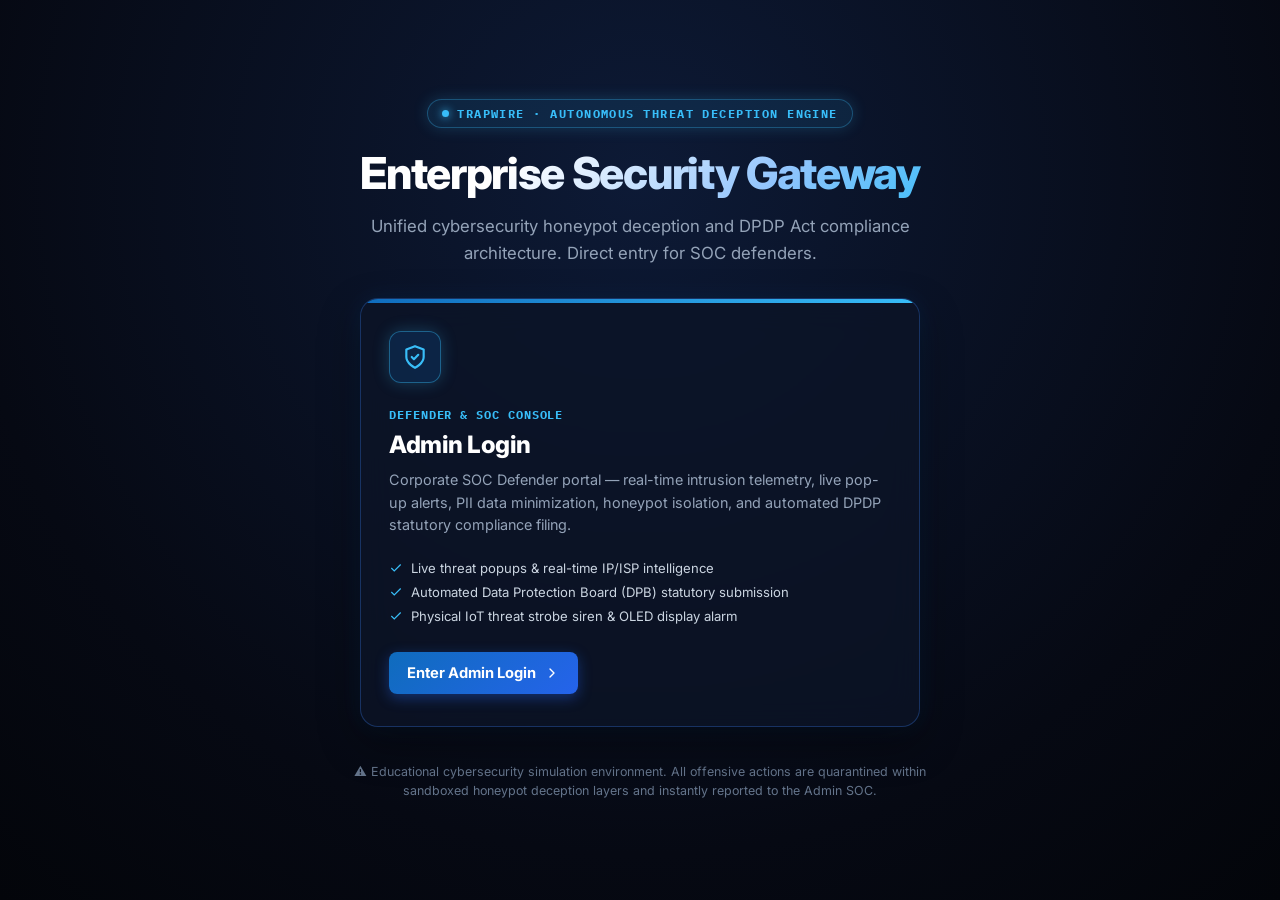
<file: templates/index.html>
<!DOCTYPE html>
<html lang="en">
<head>
<meta charset="UTF-8">
<meta name="viewport" content="width=device-width, initial-scale=1.0">
<title>TRAPWIRE — Autonomous Threat Deception &amp; Intrusion Defense Platform</title>
<link rel="stylesheet" href="/static/css/style.css">
<style>
  .landing-wrapper {
    min-height: 100vh;
    display: flex;
    align-items: center;
    justify-content: center;
    background: radial-gradient(circle at 50% 20%, #0d1a36 0%, #060913 70%, #03050a 100%);
    padding: 32px 20px;
    position: relative;
    overflow-x: hidden;
  }
  
  .landing-canvas-bg {
    position: absolute;
    top: 0;
    left: 0;
    width: 100%;
    height: 100%;
    pointer-events: none;
    z-index: 1;
    opacity: 0.6;
  }

  .landing-content {
    position: relative;
    z-index: 10;
    max-width: 640px;
    width: 100%;
    text-align: center;
    margin: 0 auto;
  }

  .landing-brand-badge {
    display: inline-flex;
    align-items: center;
    gap: 8px;
    font-family: var(--ent-font-mono, monospace);
    font-size: 0.76rem;
    font-weight: 700;
    letter-spacing: 0.12em;
    text-transform: uppercase;
    color: #38BDF8;
    background: rgba(56, 189, 248, 0.1);
    border: 1px solid rgba(56, 189, 248, 0.3);
    padding: 6px 14px;
    border-radius: 20px;
    margin-bottom: 20px;
    box-shadow: 0 0 15px rgba(56, 189, 248, 0.2);
  }

  .landing-brand-badge .pulse-dot-blue {
    width: 7px;
    height: 7px;
    border-radius: 50%;
    background: #38BDF8;
    box-shadow: 0 0 8px #38BDF8;
    animation: pulseDot 1.5s infinite;
  }

  .landing-title {
    font-size: 2.75rem;
    font-weight: 800;
    letter-spacing: -0.03em;
    line-height: 1.15;
    margin: 0 0 14px;
    color: #FFFFFF;
    background: linear-gradient(135deg, #FFFFFF 30%, #93C5FD 70%, #38BDF8 100%);
    -webkit-background-clip: text;
    -webkit-text-fill-color: transparent;
  }

  .landing-desc {
    font-size: 1.05rem;
    color: #94A3B8;
    max-width: 580px;
    margin: 0 auto 32px;
    line-height: 1.6;
  }

  .portal-grid {
    display: grid;
    grid-template-columns: 1fr;
    max-width: 560px;
    margin: 0 auto 36px;
    text-align: left;
  }

  .portal-card-direct {
    background: rgba(13, 21, 39, 0.75);
    border: 1px solid rgba(255, 255, 255, 0.12);
    border-radius: 18px;
    padding: 32px 28px;
    display: flex;
    flex-direction: column;
    justify-content: space-between;
    text-decoration: none;
    color: inherit;
    transition: all 0.25s cubic-bezier(0.16, 1, 0.3, 1);
    position: relative;
    overflow: hidden;
    backdrop-filter: blur(16px);
    -webkit-backdrop-filter: blur(16px);
  }

  .portal-card-direct::before {
    content: "";
    position: absolute;
    top: 0;
    left: 0;
    width: 100%;
    height: 4px;
    transition: all 0.25s ease;
  }

  .portal-card-direct.admin-card {
    border-color: rgba(59, 130, 246, 0.3);
    box-shadow: 0 16px 40px rgba(0, 0, 0, 0.4), 0 0 25px rgba(15, 108, 189, 0.15);
  }
  .portal-card-direct.admin-card::before {
    background: linear-gradient(90deg, #0F6CBD, #38BDF8);
  }

  .portal-card-direct:hover {
    transform: translateY(-6px);
  }
  .portal-card-direct.admin-card:hover {
    border-color: #38BDF8;
    box-shadow: 0 22px 50px rgba(0, 0, 0, 0.6), 0 0 35px rgba(56, 189, 248, 0.3);
  }

  .portal-icon-wrap {
    width: 52px;
    height: 52px;
    border-radius: 12px;
    display: flex;
    align-items: center;
    justify-content: center;
    margin-bottom: 20px;
    transition: transform 0.2s ease;
  }
  .portal-card-direct:hover .portal-icon-wrap {
    transform: scale(1.08);
  }

  .portal-icon-wrap.admin-ico {
    background: rgba(15, 108, 189, 0.2);
    border: 1px solid rgba(56, 189, 248, 0.4);
    color: #38BDF8;
    box-shadow: 0 0 16px rgba(56, 189, 248, 0.25);
  }

  .portal-role-tag {
    font-family: var(--ent-font-mono, monospace);
    font-size: 0.72rem;
    font-weight: 700;
    letter-spacing: 0.08em;
    text-transform: uppercase;
    margin-bottom: 8px;
    display: inline-block;
  }
  .portal-role-tag.admin { color: #38BDF8; }

  .portal-card-heading {
    font-size: 1.5rem;
    font-weight: 800;
    color: #FFFFFF;
    margin: 0 0 10px;
    letter-spacing: -0.02em;
  }

  .portal-card-description {
    font-size: 0.9rem;
    color: #94A3B8;
    line-height: 1.55;
    margin: 0 0 24px;
    flex-grow: 1;
  }

  .portal-feature-list {
    display: flex;
    flex-direction: column;
    gap: 8px;
    margin-bottom: 28px;
    font-size: 0.82rem;
    color: #CBD5E1;
  }

  .portal-feature-item {
    display: flex;
    align-items: center;
    gap: 8px;
  }

  .portal-feature-item svg {
    width: 14px;
    height: 14px;
    flex-shrink: 0;
  }
  .portal-feature-item.admin-feat svg { color: #38BDF8; }

  .portal-action-cta {
    display: inline-flex;
    align-items: center;
    gap: 8px;
    font-weight: 700;
    font-size: 0.92rem;
    padding: 12px 18px;
    border-radius: 8px;
    transition: all 0.2s;
  }
  .admin-card .portal-action-cta {
    background: linear-gradient(135deg, #0F6CBD, #2563EB);
    color: #FFFFFF;
    box-shadow: 0 4px 14px rgba(37, 99, 235, 0.4);
  }
  .admin-card:hover .portal-action-cta {
    background: linear-gradient(135deg, #2563EB, #38BDF8);
    box-shadow: 0 6px 20px rgba(56, 189, 248, 0.5);
  }

  .landing-footer-note {
    font-size: 0.78rem;
    color: #64748B;
    max-width: 600px;
    margin: 0 auto;
    line-height: 1.5;
  }

  @media (max-width: 768px) {
    .landing-title {
      font-size: 2.1rem;
    }
  }
</style>
</head>
<body class="landing-wrapper">

  <div class="landing-content">
    
    <div class="landing-brand-badge">
      <span class="pulse-dot-blue"></span>
      TRAPWIRE · AUTONOMOUS THREAT DECEPTION ENGINE
    </div>

    <h1 class="landing-title">Enterprise Security Gateway</h1>
    <p class="landing-desc">Unified cybersecurity honeypot deception and DPDP Act compliance architecture. Direct entry for SOC defenders.</p>

    <div class="portal-grid">
      
      <!-- DIRECT PORTAL: ADMIN LOGIN -->
      <a class="portal-card-direct admin-card" href="/company/login" id="linkAdminLogin">
        <div>
          <div class="portal-icon-wrap admin-ico">
            <svg viewBox="0 0 24 24" fill="none" stroke="currentColor" stroke-width="2" stroke-linecap="round" stroke-linejoin="round" style="width:26px;height:26px;">
              <path d="M12 22s8-4 8-10V5l-8-3-8 3v7c0 6 8 10 8 10z"/>
              <path d="M9 12l2 2 4-4"/>
            </svg>
          </div>
          <span class="portal-role-tag admin">Defender &amp; SOC Console</span>
          <h2 class="portal-card-heading">Admin Login</h2>
          <p class="portal-card-description">Corporate SOC Defender portal — real-time intrusion telemetry, live pop-up alerts, PII data minimization, honeypot isolation, and automated DPDP statutory compliance filing.</p>
          
          <div class="portal-feature-list">
            <div class="portal-feature-item admin-feat">
              <svg viewBox="0 0 24 24" fill="none" stroke="currentColor" stroke-width="2"><polyline points="20 6 9 17 4 12"/></svg>
              <span>Live threat popups &amp; real-time IP/ISP intelligence</span>
            </div>
            <div class="portal-feature-item admin-feat">
              <svg viewBox="0 0 24 24" fill="none" stroke="currentColor" stroke-width="2"><polyline points="20 6 9 17 4 12"/></svg>
              <span>Automated Data Protection Board (DPB) statutory submission</span>
            </div>
            <div class="portal-feature-item admin-feat">
              <svg viewBox="0 0 24 24" fill="none" stroke="currentColor" stroke-width="2"><polyline points="20 6 9 17 4 12"/></svg>
              <span>Physical IoT threat strobe siren &amp; OLED display alarm</span>
            </div>
          </div>
        </div>

        <div>
          <span class="portal-action-cta">
            Enter Admin Login
            <svg viewBox="0 0 24 24" fill="none" stroke="currentColor" stroke-width="2" stroke-linecap="round" stroke-linejoin="round" style="width:16px;height:16px;"><polyline points="9 18 15 12 9 6"/></svg>
          </span>
        </div>
      </a>

    </div>

    <p class="landing-footer-note">⚠ Educational cybersecurity simulation environment. All offensive actions are quarantined within sandboxed honeypot deception layers and instantly reported to the Admin SOC.</p>

  </div>
</body>
</html>
</file>
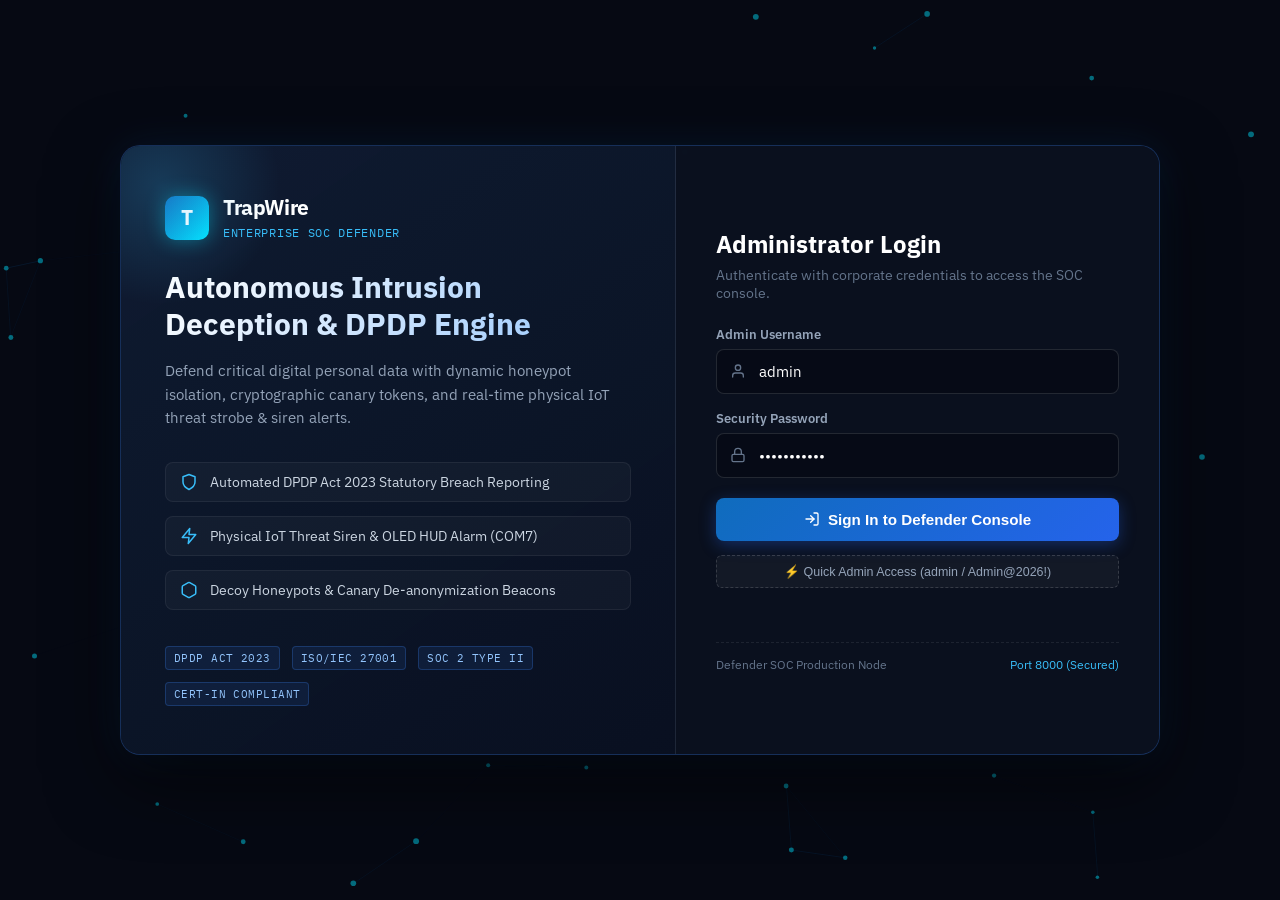
<file: templates/company_login.html>
<!DOCTYPE html>
<html lang="en">
<head>
<meta charset="UTF-8">
<meta name="viewport" content="width=device-width, initial-scale=1.0">
<title>Enterprise Sign In — TRAPWIRE SOC Defender Portal</title>
<link rel="stylesheet" href="/static/css/style.css">
<style>
  /* Dynamic Animated Canvas & Enterprise Dark Styling */
  .company-login-body {
    min-height: 100vh;
    display: flex;
    align-items: center;
    justify-content: center;
    background: #060913;
    font-family: var(--ent-font-display, 'Inter', sans-serif);
    position: relative;
    overflow-x: hidden;
    padding: 24px;
    margin: 0;
  }

  .login-cyber-canvas {
    position: fixed;
    top: 0;
    left: 0;
    width: 100%;
    height: 100%;
    z-index: 1;
    pointer-events: none;
  }

  .login-grid-wrap {
    position: relative;
    z-index: 10;
    width: 100%;
    max-width: 1040px;
    display: grid;
    grid-template-columns: 1.15fr 1fr;
    background: rgba(13, 21, 39, 0.88);
    border: 1px solid rgba(59, 130, 246, 0.25);
    border-radius: 20px;
    box-shadow: 0 25px 70px rgba(0, 0, 0, 0.6), 0 0 40px rgba(15, 108, 189, 0.15);
    backdrop-filter: blur(20px);
    overflow: hidden;
  }

  .login-hero-side {
    padding: 48px 44px;
    display: flex;
    flex-direction: column;
    justify-content: space-between;
    background: linear-gradient(145deg, rgba(15, 27, 50, 0.95), rgba(9, 16, 32, 0.98));
    border-right: 1px solid rgba(255, 255, 255, 0.08);
    position: relative;
  }

  .login-hero-side::before {
    content: "";
    position: absolute;
    top: -80px;
    left: -80px;
    width: 240px;
    height: 240px;
    border-radius: 50%;
    background: radial-gradient(circle, rgba(56, 189, 248, 0.2), transparent 70%);
    pointer-events: none;
  }

  .login-brand-header {
    display: flex;
    align-items: center;
    gap: 14px;
    margin-bottom: 28px;
  }

  .brand-logo-glow {
    width: 44px;
    height: 44px;
    border-radius: 10px;
    background: linear-gradient(135deg, #0F6CBD, #00E5FF);
    display: flex;
    align-items: center;
    justify-content: center;
    color: #fff;
    font-weight: 800;
    font-size: 1.3rem;
    box-shadow: 0 0 20px rgba(0, 229, 255, 0.4);
    animation: logoPulse 3s infinite ease-in-out;
  }

  @keyframes logoPulse {
    0%, 100% { box-shadow: 0 0 15px rgba(0, 229, 255, 0.3); }
    50% { box-shadow: 0 0 25px rgba(0, 229, 255, 0.6); }
  }

  .brand-text-wrap h3 {
    margin: 0;
    font-size: 1.3rem;
    font-weight: 800;
    letter-spacing: -0.02em;
    color: #fff;
  }

  .brand-text-wrap span {
    font-size: 0.72rem;
    color: #38BDF8;
    font-family: var(--ent-font-mono, monospace);
    letter-spacing: 0.06em;
    text-transform: uppercase;
  }

  .login-hero-headline {
    font-size: 1.85rem;
    font-weight: 800;
    line-height: 1.25;
    color: #fff;
    margin: 0 0 16px;
    background: linear-gradient(135deg, #FFFFFF, #93C5FD);
    -webkit-background-clip: text;
    -webkit-text-fill-color: transparent;
  }

  .login-hero-desc {
    font-size: 0.92rem;
    color: #94A3B8;
    line-height: 1.6;
    margin: 0 0 32px;
  }

  .defense-matrix-pills {
    display: flex;
    flex-direction: column;
    gap: 14px;
  }

  .defense-pill-item {
    display: flex;
    align-items: center;
    gap: 12px;
    font-size: 0.86rem;
    color: #CBD5E1;
    background: rgba(255, 255, 255, 0.03);
    border: 1px solid rgba(255, 255, 255, 0.06);
    padding: 10px 14px;
    border-radius: 8px;
    transition: border-color 0.2s;
  }

  .defense-pill-item:hover {
    border-color: rgba(56, 189, 248, 0.3);
    background: rgba(56, 189, 248, 0.05);
  }

  .defense-pill-item svg {
    width: 18px;
    height: 18px;
    color: #38BDF8;
    flex-shrink: 0;
  }

  .login-compliance-bar {
    display: flex;
    align-items: center;
    gap: 12px;
    margin-top: 36px;
    flex-wrap: wrap;
  }

  .compliance-tag {
    font-family: var(--ent-font-mono, monospace);
    font-size: 0.68rem;
    padding: 4px 8px;
    border-radius: 4px;
    background: rgba(59, 130, 246, 0.1);
    border: 1px solid rgba(59, 130, 246, 0.25);
    color: #93C5FD;
    letter-spacing: 0.04em;
  }

  /* Form Side */
  .login-form-side {
    padding: 48px 40px;
    display: flex;
    flex-direction: column;
    justify-content: center;
    background: rgba(10, 16, 30, 0.85);
  }

  .login-form-title {
    font-size: 1.5rem;
    font-weight: 700;
    color: #fff;
    margin: 0 0 6px;
  }

  .login-form-subtitle {
    font-size: 0.85rem;
    color: #64748B;
    margin: 0 0 24px;
  }

  .login-input-group {
    margin-bottom: 16px;
  }

  .login-input-group label {
    display: block;
    font-size: 0.8rem;
    font-weight: 600;
    color: #94A3B8;
    margin-bottom: 6px;
  }

  .input-with-icon {
    position: relative;
    display: flex;
    align-items: center;
  }

  .input-with-icon svg {
    position: absolute;
    left: 14px;
    width: 16px;
    height: 16px;
    color: #64748B;
    pointer-events: none;
    transition: color 0.2s;
  }

  .input-with-icon input {
    width: 100%;
    padding: 12px 14px 12px 42px;
    background: rgba(6, 11, 22, 0.9);
    border: 1px solid rgba(255, 255, 255, 0.12);
    border-radius: 8px;
    color: #fff;
    font-size: 0.92rem;
    font-family: inherit;
    outline: none;
    transition: all 0.2s;
  }

  .input-with-icon input:focus {
    border-color: #38BDF8;
    box-shadow: 0 0 16px rgba(56, 189, 248, 0.25);
    background: #081020;
  }

  .input-with-icon input:focus + svg,
  .input-with-icon:focus-within svg {
    color: #38BDF8;
  }

  .btn-submit-login {
    width: 100%;
    padding: 13px;
    background: linear-gradient(135deg, #0F6CBD, #2563EB);
    color: #fff;
    font-weight: 700;
    font-size: 0.95rem;
    border: none;
    border-radius: 8px;
    cursor: pointer;
    display: flex;
    align-items: center;
    justify-content: center;
    gap: 8px;
    margin-top: 20px;
    box-shadow: 0 4px 16px rgba(37, 99, 235, 0.35);
    transition: all 0.2s ease;
  }

  .btn-submit-login:hover {
    background: linear-gradient(135deg, #2563EB, #3B82F6);
    box-shadow: 0 6px 22px rgba(37, 99, 235, 0.55);
    transform: translateY(-1px);
  }

  .quick-fill-btn {
    background: rgba(255, 255, 255, 0.04);
    border: 1px dashed rgba(255, 255, 255, 0.15);
    color: #94A3B8;
    padding: 8px 12px;
    border-radius: 6px;
    font-size: 0.78rem;
    cursor: pointer;
    display: flex;
    align-items: center;
    justify-content: center;
    gap: 6px;
    margin-top: 14px;
    width: 100%;
    transition: all 0.15s;
  }

  .quick-fill-btn:hover {
    background: rgba(59, 130, 246, 0.12);
    border-color: #38BDF8;
    color: #38BDF8;
  }

  .login-status-msg {
    font-size: 0.85rem;
    margin-top: 14px;
    min-height: 20px;
    text-align: center;
  }
  .login-status-msg.error { color: #EF4444; }
  .login-status-msg.success { color: #10B981; }

  @media (max-width: 860px) {
    .login-grid-wrap {
      grid-template-columns: 1fr;
      max-width: 460px;
    }
    .login-hero-side {
      display: none;
    }
  }
</style>
</head>
<body class="company-login-body">

  <!-- Interactive Cyber Defense Particle Canvas -->
  <canvas id="cyberMeshCanvas" class="login-cyber-canvas"></canvas>

  <div class="login-grid-wrap">
    
    <!-- LEFT HERO PANEL -->
    <div class="login-hero-side">
      <div>
        <div class="login-brand-header">
          <div class="brand-logo-glow">T</div>
          <div class="brand-text-wrap">
            <h3>TrapWire</h3>
            <span>ENTERPRISE SOC DEFENDER</span>
          </div>
        </div>

        <h1 class="login-hero-headline">Autonomous Intrusion Deception &amp; DPDP Engine</h1>
        <p class="login-hero-desc">Defend critical digital personal data with dynamic honeypot isolation, cryptographic canary tokens, and real-time physical IoT threat strobe &amp; siren alerts.</p>

        <div class="defense-matrix-pills">
          <div class="defense-pill-item">
            <svg viewBox="0 0 24 24" fill="none" stroke="currentColor" stroke-width="2" stroke-linecap="round" stroke-linejoin="round"><path d="M12 22s8-4 8-10V5l-8-3-8 3v7c0 6 8 10 8 10z"/></svg>
            <span>Automated DPDP Act 2023 Statutory Breach Reporting</span>
          </div>
          <div class="defense-pill-item">
            <svg viewBox="0 0 24 24" fill="none" stroke="currentColor" stroke-width="2" stroke-linecap="round" stroke-linejoin="round"><polygon points="13 2 3 14 12 14 11 22 21 10 12 10 13 2"/></svg>
            <span>Physical IoT Threat Siren &amp; OLED HUD Alarm (COM7)</span>
          </div>
          <div class="defense-pill-item">
            <svg viewBox="0 0 24 24" fill="none" stroke="currentColor" stroke-width="2" stroke-linecap="round" stroke-linejoin="round"><path d="M21 16V8a2 2 0 0 0-1-1.73l-7-4a2 2 0 0 0-2 0l-7 4A2 2 0 0 0 3 8v8a2 2 0 0 0 1 1.73l7 4a2 2 0 0 0 2 0l7-4A2 2 0 0 0 21 16z"/></svg>
            <span>Decoy Honeypots &amp; Canary De-anonymization Beacons</span>
          </div>
        </div>
      </div>

      <div class="login-compliance-bar">
        <span class="compliance-tag">DPDP ACT 2023</span>
        <span class="compliance-tag">ISO/IEC 27001</span>
        <span class="compliance-tag">SOC 2 TYPE II</span>
        <span class="compliance-tag">CERT-IN COMPLIANT</span>
      </div>
    </div>

    <!-- RIGHT FORM PANEL -->
    <div class="login-form-side">
      <h2 class="login-form-title">Administrator Login</h2>
      <p class="login-form-subtitle">Authenticate with corporate credentials to access the SOC console.</p>

      <form id="companyLoginForm">
        <div class="login-input-group">
          <label>Admin Username</label>
          <div class="input-with-icon">
            <svg viewBox="0 0 24 24" fill="none" stroke="currentColor" stroke-width="2" stroke-linecap="round" stroke-linejoin="round"><path d="M20 21v-2a4 4 0 0 0-4-4H8a4 4 0 0 0-4 4v2"/><circle cx="12" cy="7" r="4"/></svg>
            <input type="text" id="username" value="admin" autocomplete="username" placeholder="Username" required>
          </div>
        </div>

        <div class="login-input-group">
          <label>Security Password</label>
          <div class="input-with-icon">
            <svg viewBox="0 0 24 24" fill="none" stroke="currentColor" stroke-width="2" stroke-linecap="round" stroke-linejoin="round"><rect x="3" y="11" width="18" height="11" rx="2" ry="2"/><path d="M7 11V7a5 5 0 0 1 10 0v4"/></svg>
            <input type="password" id="password" value="Admin@2026!" autocomplete="current-password" placeholder="Password" required>
          </div>
        </div>

        <button type="submit" class="btn-submit-login" id="loginSubmitBtn">
          <svg viewBox="0 0 24 24" fill="none" stroke="currentColor" stroke-width="2" stroke-linecap="round" stroke-linejoin="round" style="width:16px;height:16px;"><path d="M15 3h4a2 2 0 0 1 2 2v14a2 2 0 0 1-2 2h-4"/><polyline points="10 17 15 12 10 7"/><line x1="15" y1="12" x2="3" y2="12"/></svg>
          Sign In to Defender Console
        </button>

        <button type="button" class="quick-fill-btn" onclick="autofillAdmin()">
          ⚡ Quick Admin Access (admin / Admin@2026!)
        </button>
      </form>

      <div id="loginMsg" class="login-status-msg"></div>

      <div style="margin-top:20px;padding-top:14px;border-top:1px dashed rgba(255,255,255,0.08);font-size:0.75rem;color:#64748B;display:flex;justify-content:space-between;">
        <span>Defender SOC Production Node</span>
        <span style="color:#38BDF8;">Port 8000 (Secured)</span>
      </div>
    </div>

  </div>

  <script>
    // Autofill demo credentials
    function autofillAdmin() {
      document.getElementById("username").value = "admin";
      document.getElementById("password").value = "Admin@2026!";
      document.getElementById("loginSubmitBtn").focus();
    }

    // Form submission
    document.getElementById("companyLoginForm").addEventListener("submit", async (e) => {
      e.preventDefault();
      const username = document.getElementById("username").value.trim();
      const password = document.getElementById("password").value.trim();
      const body = new URLSearchParams({ username, password });
      const msg = document.getElementById("loginMsg");
      const submitBtn = document.getElementById("loginSubmitBtn");

      submitBtn.disabled = true;
      submitBtn.textContent = "Verifying Security Token...";
      msg.textContent = "";

      try {
        const res = await fetch("/api/login", { method: "POST", body });
        const data = await res.json().catch(() => ({}));

        if (res.ok && data.ok) {
          msg.textContent = "✓ Access Granted — Initializing Defender Workspace...";
          msg.className = "login-status-msg success";
          setTimeout(() => {
            window.location.href = "/company/dashboard";
          }, 400);
        } else {
          msg.textContent = `✗ Authentication Failed (Attempt #${data.attempts || 1}). Incident recorded.`;
          msg.className = "login-status-msg error";
          submitBtn.disabled = false;
          submitBtn.innerHTML = `
            <svg viewBox="0 0 24 24" fill="none" stroke="currentColor" stroke-width="2" style="width:16px;height:16px;"><path d="M15 3h4a2 2 0 0 1 2 2v14a2 2 0 0 1-2 2h-4"/><polyline points="10 17 15 12 10 7"/><line x1="15" y1="12" x2="3" y2="12"/></svg>
            Sign In to Defender Console
          `;
        }
      } catch (err) {
        msg.textContent = "Network error connecting to auth service: " + err.message;
        msg.className = "login-status-msg error";
        submitBtn.disabled = false;
        submitBtn.textContent = "Sign In to Defender Console";
      }
    });

    // Dynamic Cyber Mesh Particle Canvas
    (function() {
      const canvas = document.getElementById("cyberMeshCanvas");
      if (!canvas) return;
      const ctx = canvas.getContext("2d");
      let w = canvas.width = window.innerWidth;
      let h = canvas.height = window.innerHeight;

      const particles = [];
      const particleCount = Math.min(50, Math.floor((w * h) / 25000));

      class Particle {
        constructor() {
          this.x = Math.random() * w;
          this.y = Math.random() * h;
          this.vx = (Math.random() - 0.5) * 0.8;
          this.vy = (Math.random() - 0.5) * 0.8;
          this.radius = 1.5 + Math.random() * 1.5;
        }
        update() {
          this.x += this.vx;
          this.y += this.vy;
          if (this.x < 0 || this.x > w) this.vx *= -1;
          if (this.y < 0 || this.y > h) this.vy *= -1;
        }
        draw() {
          ctx.beginPath();
          ctx.arc(this.x, this.y, this.radius, 0, Math.PI * 2);
          ctx.fillStyle = "rgba(0, 229, 255, 0.45)";
          ctx.fill();
        }
      }

      for (let i = 0; i < particleCount; i++) {
        particles.push(new Particle());
      }

      window.addEventListener("resize", () => {
        w = canvas.width = window.innerWidth;
        h = canvas.height = window.innerHeight;
      });

      function animate() {
        ctx.clearRect(0, 0, w, h);

        for (let i = 0; i < particles.length; i++) {
          particles[i].update();
          particles[i].draw();

          for (let j = i + 1; j < particles.length; j++) {
            const dx = particles[i].x - particles[j].x;
            const dy = particles[i].y - particles[j].y;
            const dist = Math.sqrt(dx * dx + dy * dy);

            if (dist < 120) {
              ctx.beginPath();
              ctx.moveTo(particles[i].x, particles[i].y);
              ctx.lineTo(particles[j].x, particles[j].y);
              ctx.strokeStyle = `rgba(15, 108, 189, ${0.25 * (1 - dist / 120)})`;
              ctx.lineWidth = 0.8;
              ctx.stroke();
            }
          }
        }
        requestAnimationFrame(animate);
      }
      animate();
    })();
  </script>
</body>
</html>
</file>
<file: static/css/style.css>
@import url('https://fonts.googleapis.com/css2?family=Sora:wght@600;700;800&family=Inter:wght@400;500;600&family=JetBrains+Mono:wght@500&family=IBM+Plex+Sans:wght@500;600;700&family=IBM+Plex+Mono:wght@500;600&display=swap');

:root {
  /* ---- Enterprise console palette (company portal only) ---- */
  --ent-blue: #0F6CBD;
  --ent-blue-dark: #0A4E8C;
  --ent-blue-tint: #E8F2FB;
  --ent-navy: #0A1B32;
  --ent-navy-2: #10233F;
  --ent-navy-3: #16304F;
  --ent-ink: #1A2432;
  --ent-muted: #5B6B7C;
  --ent-border: #DCE3EA;
  --ent-surface: #F3F6F9;
  --ent-success: #107C41;
  --ent-success-tint: #E6F4EA;
  --ent-warn: #9A6B00;
  --ent-warn-tint: #FBF0D8;
  --ent-danger: #C4314B;
  --ent-danger-tint: #FBE7EA;
  --ent-font-display: "IBM Plex Sans", "Inter", sans-serif;
  --ent-font-mono: "IBM Plex Mono", "JetBrains Mono", monospace;
}

* { box-sizing: border-box; }
body {
  margin: 0;
  font-family: "Inter", -apple-system, Segoe UI, Roboto, Arial, sans-serif;
  background: #F8FAFC;
  color: #1E293B;
}
.mono { font-family: "JetBrains Mono", monospace; font-size: 0.85em; }
.muted { color: #64748B; }
.small { font-size: 0.85rem; }
.hidden { display: none !important; }
svg { display: block; }

/* ---- buttons ---- */
.btn { display: inline-flex; align-items: center; gap: 8px; padding: 10px 18px; border-radius: 6px; border: none;
  font-weight: 600; text-decoration: none; cursor: pointer; font-size: 0.92rem;
  font-family: inherit; }
.btn svg { width: 16px; height: 16px; flex-shrink: 0; }
.btn-primary { background: var(--ent-blue); color: #fff; }
.btn-primary:hover { background: var(--ent-blue-dark); }
.btn-blue { background: #4F46E5; color: #fff; }
.btn-blue:hover { background: #4338CA; }
.btn-dark { background: var(--ent-navy); color: #fff; }
.btn-dark:hover { background: #061426; }
.btn-red { background: #DC2626; color: #fff; }
.btn-red:hover { background: #B91C1C; }
.btn-ghost { background: transparent; color: #334155; border: 1px solid #cbd5e1; }
.btn-outline { background: #fff; color: var(--ent-blue); border: 1px solid var(--ent-blue); }
.btn-outline:hover { background: var(--ent-blue-tint); }
.full { width: 100%; justify-content: center; }

/* ============ LANDING ============ */
.landing {
  min-height: 100vh; display: flex; align-items: center; justify-content: center;
  background:
    radial-gradient(circle at 15% 15%, rgba(79,70,229,0.28), transparent 42%),
    radial-gradient(circle at 85% 85%, rgba(124,58,237,0.22), transparent 42%),
    #0B1120;
  font-family: "Inter", sans-serif;
  padding: 40px 20px;
}
.landing-inner { max-width: 780px; text-align: center; }
.landing-kicker { font-family: "JetBrains Mono", monospace; font-size: 0.78rem; color: #A5B4FC;
  letter-spacing: 0.08em; text-transform: uppercase; margin-bottom: 14px; }
.landing-inner h1 { font-family: "Sora", sans-serif; font-weight: 800; font-size: 2.6rem; color: #fff; margin: 0; }
.landing-sub { color: #94A3B8; font-size: 1.02rem; margin: 12px 0 40px; }

.portal-cards { display: grid; grid-template-columns: 1fr 1fr; gap: 20px; text-align: left; }
.portal-card {
  background: rgba(255,255,255,0.04); border: 1px solid rgba(255,255,255,0.1);
  border-radius: 16px; padding: 28px; text-decoration: none; color: #E2E8F0;
  transition: transform 0.15s ease, border-color 0.15s ease, background 0.15s ease;
  backdrop-filter: blur(6px);
}
.portal-card:hover { transform: translateY(-3px); border-color: rgba(255,255,255,0.25); background: rgba(255,255,255,0.07); }
.portal-card-icon { width: 46px; height: 46px; border-radius: 12px; display: flex; align-items: center; justify-content: center; margin-bottom: 18px; }
.portal-card-icon svg { width: 22px; height: 22px; }
.icon-blue { background: rgba(79,70,229,0.18); color: #818CF8; }
.icon-red { background: rgba(220,38,38,0.18); color: #F87171; }
.portal-card-title { font-family: "Sora", sans-serif; font-weight: 700; font-size: 1.15rem; margin-bottom: 8px; }
.portal-card-desc { font-size: 0.86rem; color: #94A3B8; line-height: 1.5; min-height: 62px; }
.portal-card-cta { display: block; margin-top: 16px; font-size: 0.84rem; font-weight: 600; color: #A5B4FC; }

.landing-disclaimer { font-size: 0.78rem; color: #64748B; margin-top: 40px; line-height: 1.6; max-width: 560px; margin-left: auto; margin-right: auto; }

/* ============ COMPANY LOGIN (enterprise identity) ============ */
.login-split { display: flex; min-height: 100vh; font-family: "Inter", sans-serif; }

.login-brand-panel {
  flex: 1; background: linear-gradient(165deg, var(--ent-navy) 0%, var(--ent-navy-3) 100%);
  color: #fff; padding: 56px; display: flex; flex-direction: column; justify-content: center;
  position: relative; overflow: hidden;
}
.login-brand-panel::before {
  content: ""; position: absolute; width: 520px; height: 520px; border-radius: 50%;
  background: radial-gradient(circle, rgba(15,108,189,0.30), transparent 70%);
  top: -140px; right: -180px;
}
.login-brand-panel::after {
  content: ""; position: absolute; inset: 0;
  background-image: linear-gradient(rgba(255,255,255,0.035) 1px, transparent 1px),
                     linear-gradient(90deg, rgba(255,255,255,0.035) 1px, transparent 1px);
  background-size: 34px 34px; pointer-events: none;
}
.login-brand-mark { display: flex; align-items: center; gap: 12px; margin-bottom: 46px; font-family: var(--ent-font-display); font-weight: 700; font-size: 1.05rem; z-index: 1; letter-spacing: 0.01em; }
.login-brand-panel h1 { font-family: var(--ent-font-display); font-size: 2rem; font-weight: 700; max-width: 440px; line-height: 1.3; z-index: 1; margin: 0; }
.login-brand-sub { color: #9FB2C8; max-width: 410px; margin-top: 16px; line-height: 1.6; z-index: 1; }
.login-feature-list { list-style: none; padding: 0; margin-top: 40px; display: flex; flex-direction: column; gap: 16px; z-index: 1; }
.login-feature-list li { display: flex; align-items: center; gap: 12px; font-size: 0.86rem; color: #CBD5E1; }
.login-feature-list svg { width: 18px; height: 18px; color: #4DA3E0; flex-shrink: 0; }

.login-compliance-strip { display: flex; gap: 18px; margin-top: 48px; z-index: 1; flex-wrap: wrap; }
.login-compliance-strip span { font-family: var(--ent-font-mono); font-size: 0.68rem; letter-spacing: 0.04em;
  color: #7C93AC; border: 1px solid rgba(255,255,255,0.14); padding: 5px 10px; border-radius: 4px; text-transform: uppercase; }

.login-form-panel { flex: 1; display: flex; align-items: center; justify-content: center; background: #fff; padding: 40px; }
.login-form-inner { width: 100%; max-width: 350px; }
.login-form-head h2 { font-family: var(--ent-font-display); font-size: 1.4rem; margin: 0 0 4px; color: var(--ent-ink); font-weight: 600; }
.login-form-inner label { display: block; margin: 16px 0 6px; font-size: 0.8rem; font-weight: 600; color: #334155; }
.login-form-inner input { width: 100%; padding: 11px 12px; border-radius: 6px; border: 1px solid #cbd5e1;
  font-family: inherit; font-size: 0.95rem; }
.login-form-inner input:focus { outline: 2px solid var(--ent-blue); outline-offset: 1px; border-color: transparent; }
.login-form-inner .btn { margin-top: 20px; }
.hint { font-size: 0.75rem; color: #94a3b8; margin-top: 16px; }
.hint code { background: #F1F5F9; padding: 1px 6px; border-radius: 4px; }
.msg { font-size: 0.85rem; margin-top: 10px; }
.msg.error { color: #DC2626; }

/* ============ APP SHELL (enterprise dashboard) ============ */
.app-shell { display: flex; min-height: 100vh; background: var(--ent-surface); }

.sidebar {
  width: 246px; flex-shrink: 0;
  background: var(--ent-navy); color: #E2E8F0;
  display: flex; flex-direction: column;
  position: sticky; top: 0; height: 100vh;
}
.side-brand { display: flex; align-items: center; gap: 11px; padding: 22px 20px; border-bottom: 1px solid rgba(255,255,255,0.06); }
.side-mark { width: 32px; height: 32px; border-radius: 7px; background: var(--ent-blue);
  display: flex; align-items: center; justify-content: center; font-family: var(--ent-font-display); font-weight: 700;
  color: #fff; flex-shrink: 0; font-size: 0.9rem; }
.side-brand div:last-child { font-family: var(--ent-font-display); font-weight: 600; font-size: 0.98rem; }
.side-brand span { display: block; font-size: 0.66rem; font-weight: 500; color: #7C93AC; margin-top: 1px; letter-spacing: 0.01em; }

.side-section-label { font-size: 0.66rem; font-weight: 600; text-transform: uppercase; letter-spacing: 0.07em;
  color: #5C7593; padding: 16px 22px 6px; }
.side-nav { flex: 1; padding: 4px 12px; display: flex; flex-direction: column; gap: 2px; }
.side-link {
  display: flex; align-items: center; gap: 11px;
  background: none; border: none; color: #B9C7D8;
  text-align: left; padding: 10px 12px; border-radius: 6px;
  font-size: 0.87rem; font-weight: 500; cursor: pointer; font-family: inherit;
  position: relative; border-left: 3px solid transparent;
}
.side-link:hover { background: rgba(255,255,255,0.05); color: #fff; }
.side-link.active { background: rgba(15,108,189,0.18); color: #fff; border-left-color: var(--ent-blue); font-weight: 600; }
.side-ico { width: 17px; height: 17px; flex-shrink: 0; }
.side-dot { width: 8px; height: 8px; border-radius: 50%; background: #DC2626; margin-left: auto;
  opacity: 0; transform: scale(0); transition: all 0.2s; }
.side-dot.show { opacity: 1; transform: scale(1); animation: pulse-dot 1.4s infinite; }
@keyframes pulse-dot { 0%,100% { box-shadow: 0 0 0 0 rgba(220,38,38,0.5); } 50% { box-shadow: 0 0 0 5px rgba(220,38,38,0); } }
@keyframes pulse-live { 0%,100% { box-shadow: 0 0 0 0 rgba(16,124,65,0.45); } 50% { box-shadow: 0 0 0 4px rgba(16,124,65,0); } }

.side-foot { padding: 14px 20px; border-top: 1px solid rgba(255,255,255,0.06); }
.side-user { display: flex; align-items: center; gap: 8px; font-size: 0.83rem; font-weight: 600; margin-bottom: 12px; }
.avatar { width: 26px; height: 26px; border-radius: 50%; background: var(--ent-blue); color: #fff;
  display: flex; align-items: center; justify-content: center; font-size: 0.72rem; font-weight: 700; flex-shrink: 0; }
.side-logout { display: flex; align-items: center; gap: 7px; font-size: 0.76rem; color: #7C93AC; text-decoration: none; }
.side-logout svg { width: 14px; height: 14px; }
.side-logout:hover { color: #fff; }

.app-main { flex: 1; min-width: 0; display: flex; flex-direction: column; }

/* ---- signature element: organization utility strip ---- */
.org-strip {
  display: flex; align-items: center; justify-content: space-between;
  background: var(--ent-navy-2); color: #B9C7D8; font-size: 0.74rem;
  padding: 7px 28px; font-family: var(--ent-font-mono); letter-spacing: 0.01em;
}
.org-strip-left, .org-strip-right { display: flex; align-items: center; gap: 14px; }
.org-strip-sep { color: #3E5470; }
.env-pill { font-weight: 600; letter-spacing: 0.05em; padding: 2px 8px; border-radius: 3px;
  background: rgba(15,108,189,0.25); color: #7EC1F4; font-size: 0.68rem; }
.status-live-pill { display: inline-flex; align-items: center; gap: 6px; color: #6FCF97; font-size: 0.72rem; }
.status-live-pill i { width: 7px; height: 7px; border-radius: 50%; background: #2FBF6E; display: inline-block;
  animation: pulse-live 1.8s infinite; }
.org-strip-right .region { color: #7C93AC; }

.app-topbar { padding: 14px 28px; border-bottom: 1px solid var(--ent-border); background: #fff;
  display: flex; align-items: center; gap: 20px; }
.crumb { font-size: 0.88rem; color: #64748B; white-space: nowrap; }
.crumb span { margin: 0 6px; }
.crumb b { color: #1E293B; }

.topbar-search { flex: 1; max-width: 380px; position: relative; }
.topbar-search svg { position: absolute; left: 11px; top: 50%; transform: translateY(-50%); width: 15px; height: 15px; color: #94A3B8; }
.topbar-search input { width: 100%; padding: 8px 12px 8px 34px; border-radius: 6px; border: 1px solid var(--ent-border);
  background: var(--ent-surface); font-family: inherit; font-size: 0.85rem; }
.topbar-search input:focus { outline: 2px solid var(--ent-blue); outline-offset: 0; background: #fff; border-color: transparent; }

.topbar-actions { display: flex; align-items: center; gap: 8px; margin-left: auto; position: relative; }
.icon-btn { position: relative; width: 36px; height: 36px; border-radius: 6px; border: 1px solid transparent;
  background: none; display: flex; align-items: center; justify-content: center; cursor: pointer; color: #475569; }
.icon-btn:hover { background: var(--ent-surface); border-color: var(--ent-border); }
.icon-btn svg { width: 18px; height: 18px; }
.notif-badge { position: absolute; top: 4px; right: 5px; min-width: 15px; height: 15px; padding: 0 3px; border-radius: 999px;
  background: #C4314B; color: #fff; font-size: 0.62rem; font-weight: 700; display: flex; align-items: center; justify-content: center;
  opacity: 0; transform: scale(0); transition: all 0.15s; font-family: var(--ent-font-mono); }
.notif-badge.show { opacity: 1; transform: scale(1); }

.profile-chip { display: flex; align-items: center; gap: 8px; padding: 5px 10px 5px 6px; border-radius: 999px;
  border: 1px solid var(--ent-border); background: #fff; cursor: pointer; font-family: inherit; }
.profile-chip:hover { background: var(--ent-surface); }
.profile-chip .avatar { width: 24px; height: 24px; font-size: 0.68rem; }
.profile-chip-name { font-size: 0.82rem; font-weight: 600; color: var(--ent-ink); }
.profile-chip svg { width: 13px; height: 13px; color: #94A3B8; }

.dropdown-menu { position: absolute; top: calc(100% + 8px); right: 0; background: #fff; border: 1px solid var(--ent-border);
  border-radius: 8px; box-shadow: 0 8px 24px rgba(15,27,50,0.12); min-width: 220px; z-index: 30; overflow: hidden; }
.dropdown-menu.hidden { display: none; }
.dropdown-head { padding: 12px 14px; border-bottom: 1px solid var(--ent-border); }
.dropdown-head .dd-name { font-size: 0.85rem; font-weight: 600; color: var(--ent-ink); }
.dropdown-head .dd-role { font-size: 0.72rem; color: #64748B; margin-top: 1px; }
.dropdown-item { display: flex; align-items: center; gap: 9px; padding: 10px 14px; font-size: 0.83rem; color: #334155;
  text-decoration: none; }
.dropdown-item svg { width: 15px; height: 15px; color: #64748B; }
.dropdown-item:hover { background: var(--ent-surface); }
.notif-panel { width: 320px; }
.notif-panel .dropdown-head { display: flex; justify-content: space-between; align-items: center; }
.notif-empty { padding: 22px 14px; text-align: center; color: #94A3B8; font-size: 0.82rem; }
.notif-list { max-height: 320px; overflow-y: auto; }

.tab-panel { padding: 24px 28px 32px; }

/* ---- KPI row ---- */
.stats-row { display: grid; grid-template-columns: repeat(4, 1fr); gap: 14px; margin-bottom: 20px; }
.stat-card { background: #fff; border-radius: 8px; padding: 18px 20px; display: flex; align-items: flex-start; gap: 14px;
  border: 1px solid var(--ent-border); }
.stat-icon { width: 38px; height: 38px; border-radius: 8px; display: flex; align-items: center; justify-content: center; flex-shrink: 0; }
.stat-icon svg { width: 18px; height: 18px; }
.icon-indigo { background: var(--ent-blue-tint); color: var(--ent-blue); }
.icon-amber { background: var(--ent-warn-tint); color: var(--ent-warn); }
.icon-green { background: var(--ent-success-tint); color: var(--ent-success); }
.stat-body { flex: 1; min-width: 0; }
.stat-num { font-family: var(--ent-font-display); font-size: 1.3rem; font-weight: 700; color: var(--ent-ink); line-height: 1.2; }
.stat-label { font-size: 0.74rem; color: #64748B; margin-top: 3px; font-weight: 500; }
.stat-trend { display: inline-flex; align-items: center; gap: 3px; font-size: 0.7rem; font-weight: 600; margin-top: 7px;
  font-family: var(--ent-font-mono); }
.stat-trend svg { width: 11px; height: 11px; }
.stat-trend.up { color: var(--ent-success); }
.stat-trend.down { color: var(--ent-danger); }
.stat-trend.flat { color: #94A3B8; }
.stat-action { justify-content: center; align-items: center; }

.panel-card { background: #fff; border-radius: 8px; border: 1px solid var(--ent-border); padding: 20px; }
.chart-card { margin-bottom: 18px; }
.panel-card-head { display: flex; align-items: center; justify-content: space-between; margin-bottom: 14px; gap: 12px; flex-wrap: wrap; }
.panel-card-head h2 { font-family: var(--ent-font-display); font-size: 1rem; margin: 0; font-weight: 600; color: var(--ent-ink); }
.tag { font-size: 0.68rem; font-weight: 700; padding: 3px 10px; border-radius: 4px; letter-spacing: 0.02em; }
.tag-safe { background: var(--ent-success-tint); color: var(--ent-success); }
.tag-live { background: var(--ent-danger-tint); color: var(--ent-danger); animation: pulse-dot 1.6s infinite; }
.sub-head { font-family: var(--ent-font-display); font-size: 0.88rem; margin: 20px 0 4px; font-weight: 600; color: var(--ent-ink); }
.foot-note { margin-top: 12px; }
.ext-link { display: inline-flex; align-items: center; gap: 5px; color: var(--ent-blue); text-decoration: none; font-weight: 600; }
.ext-link svg { width: 13px; height: 13px; }
.ext-link:hover { text-decoration: underline; }

/* ---- table toolbar ---- */
.table-toolbar { display: flex; align-items: center; gap: 10px; margin-bottom: 14px; flex-wrap: wrap; }
.table-search { position: relative; flex: 1; min-width: 200px; max-width: 280px; }
.table-search svg { position: absolute; left: 10px; top: 50%; transform: translateY(-50%); width: 14px; height: 14px; color: #94A3B8; }
.table-search input { width: 100%; padding: 7px 10px 7px 30px; border-radius: 6px; border: 1px solid var(--ent-border);
  font-family: inherit; font-size: 0.82rem; }
.table-search input:focus { outline: 2px solid var(--ent-blue); outline-offset: 0; border-color: transparent; }
.filter-chips { display: flex; gap: 6px; flex-wrap: wrap; }
.filter-chip { padding: 6px 12px; border-radius: 999px; border: 1px solid var(--ent-border); background: #fff;
  font-size: 0.76rem; font-weight: 600; color: #475569; cursor: pointer; font-family: inherit; }
.filter-chip:hover { border-color: var(--ent-blue); color: var(--ent-blue); }
.filter-chip.active { background: var(--ent-blue); border-color: var(--ent-blue); color: #fff; }
.table-count { margin-left: auto; font-size: 0.76rem; color: #64748B; font-family: var(--ent-font-mono); }

/* ---- table ---- */
.table-scroll { overflow-x: auto; }
.data-table { width: 100%; border-collapse: collapse; }
.data-table th { text-align: left; padding: 9px 12px; font-size: 0.68rem; color: #64748B;
  text-transform: uppercase; letter-spacing: 0.05em; border-bottom: 1px solid var(--ent-border); white-space: nowrap;
  background: var(--ent-surface); font-family: var(--ent-font-mono); font-weight: 600; }
.data-table th.sortable { cursor: pointer; user-select: none; }
.data-table th.sortable:hover { color: var(--ent-blue); }
.data-table th .sort-ico { display: inline-block; margin-left: 3px; opacity: 0.5; }
.data-table td { padding: 9px 12px; border-bottom: 1px solid #EEF2F6; font-size: 0.84rem; white-space: nowrap; color: var(--ent-ink); }
.data-table tr:hover td { background: #FAFBFD; }
.cust-cell { display: flex; align-items: center; gap: 8px; }
.cust-avatar { width: 22px; height: 22px; border-radius: 50%; background: var(--ent-blue-tint); color: var(--ent-blue);
  display: flex; align-items: center; justify-content: center; font-size: 0.66rem; font-weight: 700; flex-shrink: 0; }

.status-pill { font-size: 0.7rem; font-weight: 600; padding: 3px 10px; border-radius: 4px; }
.status-delivered { background: var(--ent-success-tint); color: var(--ent-success); }
.status-shipped { background: var(--ent-blue-tint); color: var(--ent-blue-dark); }
.status-processing { background: var(--ent-warn-tint); color: var(--ent-warn); }
.status-pending { background: #F1F5F9; color: #475569; }

/* ---- security center ---- */
.sec-grid { display: grid; grid-template-columns: 1.2fr 1fr; gap: 18px; align-items: start; }
.alert-feed { max-height: 400px; overflow-y: auto; }
.alert-item { display: flex; align-items: flex-start; gap: 10px; padding: 10px 10px; margin-bottom: 4px;
  border-left: 3px solid var(--ent-border); background: var(--ent-surface); border-radius: 0 6px 6px 0; font-size: 0.83rem; }
.alert-ico { width: 16px; height: 16px; margin-top: 1px; flex-shrink: 0; }
.alert-ico svg { width: 16px; height: 16px; }
.alert-item.alert-critical { border-left-color: var(--ent-danger); background: var(--ent-danger-tint); }
.alert-item.alert-critical .alert-ico { color: var(--ent-danger); }
.alert-item.alert-critical .alert-body { color: #8A2038; font-weight: 600; }
.alert-item.alert-warning { border-left-color: var(--ent-warn); background: var(--ent-warn-tint); }
.alert-item.alert-warning .alert-ico { color: var(--ent-warn); }
.alert-item.alert-warning .alert-body { color: var(--ent-warn); }
.alert-item.alert-info { border-left-color: #94A3B8; }
.alert-item.alert-info .alert-ico { color: #64748B; }
.alert-item.alert-info .alert-body { color: #334155; }
.alert-time { color: #94A3B8; margin-right: 8px; font-family: var(--ent-font-mono); font-size: 0.7rem; }

/* ============ ATTACKER PORTAL (distinct dark hacker aesthetic) ============ */
.dark { background: #0B0F19; color: #E2E8F0; font-family: "Inter", sans-serif; }
.topbar.dark { background: #10151F; border-bottom: 1px solid #1F2937; padding: 14px 28px;
  display: flex; justify-content: space-between; align-items: center; }
.topbar.dark .brand { font-family: "Sora", sans-serif; color: #F87171; font-weight: 700; }
.topbar.dark .brand span { font-size: 0.72rem; color: #94A3B8; margin-left: 8px; font-weight: 400; }

.attacker-wrap { max-width: 780px; margin: 28px auto; padding: 0 16px; }
.panel { background: #131A2B; border: 1px solid #1F2937; border-radius: 12px; padding: 24px; margin-bottom: 20px; }
.panel h3 { font-family: "Sora", sans-serif; margin-top: 0; }
.vpn-list { display: flex; gap: 10px; flex-wrap: wrap; margin: 14px 0; }
.vpn-btn { background: #1B2537; color: #E2E8F0; border: 1px solid #2D3B54; border-radius: 8px;
  padding: 10px 14px; cursor: pointer; font-size: 0.8rem; text-align: left; font-family: inherit; }
.vpn-btn:hover { border-color: #4F46E5; }
.vpn-btn span { color: #94A3B8; font-family: "JetBrains Mono", monospace; }
.wordlist-box { background: #0B0F19; padding: 12px; border-radius: 8px; font-size: 0.8rem; margin: 12px 0;
  border: 1px solid #1F2937; }
.wordlist-box code { font-family: "JetBrains Mono", monospace; color: #93C5FD; }
.attempt-log { margin-top: 16px; font-family: "JetBrains Mono", monospace; font-size: 0.83rem;
  max-height: 220px; overflow-y: auto; }
.attempt-fail { color: #F87171; }
.attempt-ok { color: #4ADE80; font-weight: 700; }

@media (max-width: 900px) {
  .org-strip { display: none; }
  .topbar-search { max-width: 220px; }
}
@media (max-width: 720px) {
  .login-split { flex-direction: column; }
  .login-brand-panel { padding: 36px 28px; }
  .portal-cards { grid-template-columns: 1fr; }
  .stats-row { grid-template-columns: 1fr 1fr; }
  .app-topbar { flex-wrap: wrap; }
  .topbar-search { order: 3; max-width: 100%; flex-basis: 100%; }
}

/* ============ WORKSPACE UPGRADE: shared layout ============ */
.proj-grid { display: grid; grid-template-columns: 1.4fr 1fr; gap: 18px; align-items: start; }
@media (max-width: 1100px) { .proj-grid { grid-template-columns: 1fr; } }

/* ---- progress bars (Projects) ---- */
.progress-track { width: 120px; height: 7px; border-radius: 999px; background: #E7ECF2; overflow: hidden; }
.progress-fill { height: 100%; border-radius: 999px; background: var(--ent-blue); }
.progress-fill.fill-amber { background: var(--ent-warn); }
.progress-fill.fill-red { background: var(--ent-danger); }

/* ---- notification feed (Projects tab) ---- */
.notif-feed { display: flex; flex-direction: column; gap: 12px; max-height: 340px; overflow-y: auto; }
.notif-row { display: flex; gap: 10px; align-items: flex-start; }
.notif-dot { width: 9px; height: 9px; border-radius: 50%; margin-top: 5px; flex-shrink: 0; }
.dot-indigo { background: var(--ent-blue); }
.dot-amber { background: var(--ent-warn); }
.dot-green { background: var(--ent-success); }
.dot-red { background: var(--ent-danger); }
.notif-row b { font-size: 0.83rem; color: var(--ent-ink); display: block; }
.notif-row p { margin: 2px 0; font-size: 0.8rem; color: #64748B; line-height: 1.4; }
.notif-when { font-size: 0.7rem; color: #94A3B8; font-family: var(--ent-font-mono); }

/* ---- podium (Leaderboard) ---- */
.podium { display: flex; align-items: flex-end; justify-content: center; gap: 18px; margin: 8px 0 26px; }
.podium-place { display: flex; flex-direction: column; align-items: center; width: 140px; position: relative; }
.podium-avatar { width: 52px; height: 52px; border-radius: 50%; background: var(--ent-blue); color: #fff;
  display: flex; align-items: center; justify-content: center; font-family: var(--ent-font-display); font-weight: 700;
  font-size: 1rem; margin-bottom: 8px; border: 3px solid #fff; box-shadow: 0 2px 8px rgba(15,27,50,0.12); }
.podium-1 .podium-avatar { width: 64px; height: 64px; font-size: 1.2rem; background: linear-gradient(150deg,#F5B400,#E08E00); }
.podium-2 .podium-avatar { background: linear-gradient(150deg,#94A3B8,#64748B); }
.podium-3 .podium-avatar { background: linear-gradient(150deg,#C08552,#8C5A32); }
.podium-crown { position: absolute; top: -22px; font-size: 1.4rem; }
.podium-name { font-weight: 700; font-size: 0.86rem; color: var(--ent-ink); }
.podium-score { font-size: 0.76rem; color: #64748B; font-family: var(--ent-font-mono); margin-bottom: 8px; }
.podium-bar { width: 100%; border-radius: 8px 8px 0 0; text-align: center; color: #fff; font-family: var(--ent-font-display);
  font-weight: 800; font-size: 1.3rem; padding-top: 8px; }
.podium-1 .podium-bar { height: 92px; background: linear-gradient(180deg,#FBBF24,#D97706); }
.podium-2 .podium-bar { height: 66px; background: linear-gradient(180deg,#94A3B8,#64748B); }
.podium-3 .podium-bar { height: 48px; background: linear-gradient(180deg,#C08552,#92603A); }

/* ---- roles list + toggles (Administration) ---- */
.role-list { display: flex; flex-direction: column; gap: 12px; }
.role-row { display: flex; align-items: center; gap: 12px; padding: 10px 0; border-bottom: 1px solid #EEF2F6; }
.role-row:last-child { border-bottom: none; }
.role-row .muted { flex: 1; }
.role-badge { font-size: 0.72rem; font-weight: 700; padding: 4px 10px; border-radius: 6px; white-space: nowrap; }
.role-admin { background: var(--ent-danger-tint); color: var(--ent-danger); }
.role-manager { background: var(--ent-blue-tint); color: var(--ent-blue-dark); }
.role-analyst { background: var(--ent-warn-tint); color: var(--ent-warn); }
.role-viewer { background: #F1F5F9; color: #475569; }

.toggle-row { display: flex; align-items: center; justify-content: space-between; gap: 16px; padding: 12px 0; border-bottom: 1px solid #EEF2F6; }
.toggle-row:last-child { border-bottom: none; }
.toggle-row b { font-size: 0.85rem; color: var(--ent-ink); }
.toggle-row p { margin: 2px 0 0; }
.toggle { position: relative; display: inline-block; width: 40px; height: 22px; flex-shrink: 0; }
.toggle input { opacity: 0; width: 0; height: 0; }
.toggle-slider { position: absolute; cursor: pointer; inset: 0; background: #CBD5E1; border-radius: 999px; transition: 0.2s; }
.toggle-slider::before { content: ""; position: absolute; width: 16px; height: 16px; left: 3px; top: 3px;
  background: #fff; border-radius: 50%; transition: 0.2s; }
.toggle input:checked + .toggle-slider { background: var(--ent-blue); }
.toggle input:checked + .toggle-slider::before { transform: translateX(18px); }

/* ---- document library ---- */
.doc-grid { display: grid; grid-template-columns: repeat(auto-fill, minmax(230px, 1fr)); gap: 14px; }
.doc-card { background: #fff; border: 1px solid var(--ent-border); border-radius: 10px; padding: 16px; display: flex; flex-direction: column; gap: 10px; }
.doc-card:hover { border-color: var(--ent-blue); box-shadow: 0 4px 14px rgba(15,27,50,0.06); }
.doc-icon { width: 38px; height: 38px; border-radius: 8px; display: flex; align-items: center; justify-content: center; font-family: var(--ent-font-mono); font-weight: 700; font-size: 0.68rem; color: #fff; }
.doc-icon.pdf { background: #DC2626; }
.doc-icon.docx { background: #2563EB; }
.doc-icon.xlsx { background: #107C41; }
.doc-icon.ppt { background: #D97706; }
.doc-title { font-weight: 600; font-size: 0.87rem; color: var(--ent-ink); line-height: 1.3; }
.doc-meta { font-size: 0.72rem; color: #94A3B8; font-family: var(--ent-font-mono); }
.doc-cat-tag { align-self: flex-start; font-size: 0.66rem; font-weight: 700; padding: 2px 8px; border-radius: 4px; background: var(--ent-blue-tint); color: var(--ent-blue); }
.doc-foot { display: flex; justify-content: space-between; align-items: center; margin-top: auto; }
.doc-foot a { font-size: 0.76rem; font-weight: 600; color: var(--ent-blue); text-decoration: none; }
.doc-foot a:hover { text-decoration: underline; }

/* ---- maps ---- */
.map-grid { display: grid; grid-template-columns: 1fr 1fr; gap: 18px; }
@media (max-width: 900px) { .map-grid { grid-template-columns: 1fr; } }
.map-card { background: #fff; border: 1px solid var(--ent-border); border-radius: 10px; overflow: hidden; }
.map-card-head { padding: 14px 16px 10px; }
.map-card-head h3 { margin: 6px 0 0; font-family: var(--ent-font-display); font-size: 1rem; color: var(--ent-ink); }
.map-badge { font-size: 0.66rem; font-weight: 700; padding: 3px 9px; border-radius: 999px; text-transform: uppercase; letter-spacing: 0.03em; }
.map-badge-hq { background: var(--ent-blue-tint); color: var(--ent-blue-dark); }
.map-badge-branch { background: var(--ent-success-tint); color: var(--ent-success); }
.map-frame { width: 100%; height: 220px; border: none; display: block; }
.map-card-body { padding: 12px 16px 16px; display: flex; flex-direction: column; gap: 6px; }
.map-card-body p { display: flex; align-items: center; gap: 8px; margin: 0; font-size: 0.8rem; color: #475569; }
.map-ico { width: 15px; height: 15px; color: var(--ent-blue); flex-shrink: 0; }

/* ---- support ---- */
.support-grid { display: grid; grid-template-columns: repeat(3, 1fr); gap: 14px; margin-bottom: 18px; }
@media (max-width: 900px) { .support-grid { grid-template-columns: 1fr; } }
.support-contact-card { display: flex; align-items: center; gap: 14px; }
.support-icon { width: 44px; height: 44px; border-radius: 10px; background: var(--ent-blue-tint); color: var(--ent-blue);
  display: flex; align-items: center; justify-content: center; flex-shrink: 0; }
.support-icon svg { width: 20px; height: 20px; }
.icon-indigo-solid { background: #EEF2FF; color: #4F46E5; }
.icon-green-solid { background: var(--ent-success-tint); color: var(--ent-success); }
.support-value { font-family: var(--ent-font-display); font-weight: 700; font-size: 1rem; color: var(--ent-ink); margin-top: 2px; }

.faq-list { display: flex; flex-direction: column; gap: 8px; }
.faq-item { border: 1px solid var(--ent-border); border-radius: 8px; overflow: hidden; }
.faq-q { width: 100%; text-align: left; background: var(--ent-surface); border: none; padding: 12px 14px; font-family: inherit;
  font-weight: 600; font-size: 0.85rem; color: var(--ent-ink); cursor: pointer; display: flex; justify-content: space-between; align-items: center; }
.faq-q span { font-size: 1.1rem; color: #94A3B8; transition: transform 0.15s; }
.faq-item.open .faq-q span { transform: rotate(45deg); }
.faq-a { max-height: 0; overflow: hidden; transition: max-height 0.2s ease; font-size: 0.82rem; color: #64748B; line-height: 1.5; padding: 0 14px; }
.faq-item.open .faq-a { max-height: 200px; padding: 12px 14px; }

/* ---- forms shared by New Project / Invite / Support ---- */
#newProjectForm label, #inviteUserForm label, #supportForm label { display: block; margin: 12px 0 5px; font-size: 0.8rem; font-weight: 600; color: #334155; }
#newProjectForm input, #inviteUserForm input, #inviteUserForm select,
#supportForm input, #supportForm select, #supportForm textarea {
  width: 100%; padding: 9px 11px; border-radius: 6px; border: 1px solid #cbd5e1; font-family: inherit; font-size: 0.88rem;
}
#newProjectForm input:focus, #inviteUserForm input:focus, #inviteUserForm select:focus,
#supportForm input:focus, #supportForm select:focus, #supportForm textarea:focus {
  outline: 2px solid var(--ent-blue); outline-offset: 1px; border-color: transparent;
}
#supportForm textarea { resize: vertical; font-family: inherit; }

/* ---- modal ---- */
.modal-overlay { position: fixed; inset: 0; background: rgba(10,17,32,0.55); display: flex; align-items: center;
  justify-content: center; z-index: 100; padding: 20px; }
.modal-overlay.hidden { display: none; }
.modal-box { background: #fff; border-radius: 12px; padding: 22px 24px; width: 100%; max-width: 420px;
  box-shadow: 0 20px 50px rgba(10,17,32,0.35); max-height: 90vh; overflow-y: auto; }
.modal-head { display: flex; align-items: center; justify-content: space-between; margin-bottom: 4px; }
.modal-head h3 { margin: 0; font-family: var(--ent-font-display); font-size: 1.1rem; color: var(--ent-ink); }
.modal-close { background: none; border: none; font-size: 1.4rem; line-height: 1; color: #94A3B8; cursor: pointer; padding: 2px 6px; }
.modal-close:hover { color: #334155; }

/* ---- toast ---- */
.toast { position: fixed; bottom: 24px; right: 24px; background: var(--ent-navy); color: #fff; padding: 13px 20px;
  border-radius: 8px; font-size: 0.85rem; font-weight: 600; box-shadow: 0 10px 28px rgba(10,17,32,0.3); z-index: 200;
  display: flex; align-items: center; gap: 10px; }
.toast.hidden { display: none; }

/* ============ ATTACKER PORTAL ADDITIONS (VPN hop / dict / rainbow / bg) ============ */
/* Coded hooded-hacker + binary-rain backdrop for the attacker console.
   Pure CSS/canvas — no external/stock imagery used. */
.hacker-bg-canvas { position: fixed; inset: 0; width: 100%; height: 100%; z-index: 0;
  pointer-events: none; background: #05070C; }
.attacker-wrap { position: relative; z-index: 1; }
.hacker-silhouette { position: fixed; right: 4%; bottom: 0; width: min(38vw, 420px); height: auto;
  z-index: 0; pointer-events: none; opacity: 0.55; filter: drop-shadow(0 0 22px rgba(45,212,191,0.35)); }

.vpn-hop-trail { margin-top: 10px; font-family: "JetBrains Mono", monospace; font-size: 0.75rem;
  color: #5EEAD4; min-height: 18px; letter-spacing: 0.2px; }
.vpn-btn.hopping { border-color: #2DD4BF; animation: vpnPulse 0.35s ease-in-out infinite alternate; }
@keyframes vpnPulse { from { box-shadow: 0 0 0 rgba(45,212,191,0); } to { box-shadow: 0 0 14px rgba(45,212,191,0.55); } }
#apparentIp.jumping { color: #5EEAD4; }

.attack-count-note { font-size: 0.72rem; color: #64748B; margin: 6px 0 0; }

.dict-box, .rainbow-box { background: #0B0F19; padding: 12px; border-radius: 8px; font-size: 0.8rem;
  margin: 12px 0; border: 1px solid #1F2937; }
.dict-box code, .rainbow-box code { font-family: "JetBrains Mono", monospace; color: #FCA5A5; }

.rainbow-table { width: 100%; border-collapse: collapse; margin-top: 14px; font-family: "JetBrains Mono", monospace; font-size: 0.78rem; }
.rainbow-table th { text-align: left; color: #94A3B8; font-weight: 600; padding: 6px 8px; border-bottom: 1px solid #1F2937; }
.rainbow-table td { padding: 6px 8px; border-bottom: 1px solid #161D2C; color: #CBD5E1; }
.rainbow-table tr.row-hit td { color: #4ADE80; font-weight: 700; }
.rainbow-table tr.row-scanning td { color: #FBBF24; }
.rainbow-hash { color: #93C5FD; }

.btn-purple { background: #7C3AED; color: #fff; border: none; }
.btn-purple:hover { background: #6D28D9; }
.btn-amber { background: #D97706; color: #fff; border: none; }
.btn-amber:hover { background: #B45309; }

/* ============ FRIENDLIER / MORE PROFESSIONAL POLISH (login + dashboard) ============ */
.welcome-strip { margin-bottom: 20px; }
.welcome-strip h2 { font-family: var(--ent-font-display); font-size: 1.35rem; font-weight: 700;
  color: var(--ent-ink); margin: 0 0 4px; }
.welcome-strip p { margin: 0; }

.stat-card, .panel-card {
  transition: box-shadow 0.18s ease, transform 0.18s ease;
  box-shadow: 0 1px 2px rgba(16,24,40,0.04);
}
.stat-card:hover, .panel-card:hover {
  box-shadow: 0 4px 14px rgba(16,24,40,0.08);
}

.login-form-panel { position: relative; }
.login-form-inner { background: #fff; }
.login-form-inner .btn-primary { font-weight: 600; }
.login-form-inner input { transition: border-color 0.15s ease, box-shadow 0.15s ease; }
.msg.success { color: var(--ent-success, #107C41); }

/* ============ EMERGENCY SECURITY ALERT POPUP BANNER ============ */
.emergency-alert-banner {
  position: fixed;
  top: 16px;
  left: 50%;
  transform: translateX(-50%);
  width: min(92vw, 840px);
  background: #111827;
  border: 2px solid #EF4444;
  box-shadow: 0 10px 35px rgba(239, 68, 68, 0.35), 0 0 0 1px rgba(239, 68, 68, 0.2);
  border-radius: 10px;
  padding: 14px 18px;
  z-index: 9999;
  display: flex;
  align-items: center;
  justify-content: space-between;
  gap: 16px;
  color: #fff;
  animation: slideDownAlert 0.4s cubic-bezier(0.16, 1, 0.3, 1), alertBorderPulse 2s infinite ease-in-out;
}

@keyframes slideDownAlert {
  from { top: -80px; opacity: 0; }
  to { top: 16px; opacity: 1; }
}

@keyframes alertBorderPulse {
  0%, 100% { border-color: #EF4444; box-shadow: 0 10px 35px rgba(239, 68, 68, 0.35); }
  50% { border-color: #F87171; box-shadow: 0 12px 45px rgba(239, 68, 68, 0.6); }
}

.emergency-alert-banner.hidden { display: none !important; }

.emergency-alert-left {
  display: flex;
  align-items: center;
  gap: 14px;
}

.emergency-icon-box {
  width: 42px;
  height: 42px;
  border-radius: 8px;
  background: rgba(239, 68, 68, 0.15);
  border: 1px solid rgba(239, 68, 68, 0.4);
  color: #EF4444;
  display: flex;
  align-items: center;
  justify-content: center;
  flex-shrink: 0;
  animation: alertIconShake 0.6s infinite ease-in-out;
}

@keyframes alertIconShake {
  0%, 100% { transform: rotate(0deg); }
  25% { transform: rotate(-8deg); }
  75% { transform: rotate(8deg); }
}

.emergency-alert-content h4 {
  margin: 0 0 3px;
  font-size: 0.95rem;
  font-weight: 700;
  color: #F87171;
  display: flex;
  align-items: center;
  gap: 8px;
}

.emergency-alert-content p {
  margin: 0;
  font-size: 0.84rem;
  color: #E2E8F0;
  line-height: 1.35;
}

.emergency-alert-actions {
  display: flex;
  align-items: center;
  gap: 8px;
  flex-shrink: 0;
}

.emergency-btn-view {
  background: #DC2626;
  color: #fff;
  border: none;
  border-radius: 6px;
  padding: 8px 14px;
  font-size: 0.82rem;
  font-weight: 600;
  cursor: pointer;
  display: flex;
  align-items: center;
  gap: 6px;
  transition: background 0.15s;
}

.emergency-btn-view:hover { background: #B91C1C; }

.emergency-btn-dismiss {
  background: transparent;
  color: #94A3B8;
  border: 1px solid #374151;
  border-radius: 6px;
  padding: 8px 12px;
  font-size: 0.82rem;
  cursor: pointer;
}

.emergency-btn-dismiss:hover { background: rgba(255,255,255,0.06); color: #fff; }

/* ============ SIMULATED ADMIN SMARTPHONE WIDGET ============ */
.phone-toggle-btn {
  position: fixed;
  bottom: 20px;
  right: 24px;
  background: #0F172A;
  color: #fff;
  border: 1px solid #334155;
  box-shadow: 0 8px 25px rgba(0, 0, 0, 0.35);
  border-radius: 30px;
  padding: 10px 18px;
  font-size: 0.85rem;
  font-weight: 600;
  cursor: pointer;
  z-index: 999;
  display: flex;
  align-items: center;
  gap: 8px;
  transition: all 0.2s ease;
}

.phone-toggle-btn:hover {
  background: #1E293B;
  border-color: #0F6CBD;
  transform: translateY(-2px);
  box-shadow: 0 12px 30px rgba(15, 108, 189, 0.3);
}

.phone-badge-pulse {
  width: 9px;
  height: 9px;
  border-radius: 50%;
  background: #10B981;
  box-shadow: 0 0 8px #10B981;
}

.phone-badge-pulse.alerting {
  background: #EF4444;
  box-shadow: 0 0 12px #EF4444;
  animation: phoneDotBlink 0.5s infinite alternate;
}

@keyframes phoneDotBlink {
  from { opacity: 0.4; transform: scale(0.9); }
  to { opacity: 1; transform: scale(1.3); }
}

.phone-simulator-overlay {
  position: fixed;
  bottom: 74px;
  right: 24px;
  width: 320px;
  height: 540px;
  background: #000;
  border-radius: 36px;
  border: 8px solid #1E293B;
  box-shadow: 0 20px 60px rgba(0, 0, 0, 0.6), 0 0 0 1px rgba(255,255,255,0.1);
  z-index: 1000;
  overflow: hidden;
  display: flex;
  flex-direction: column;
  transition: all 0.3s cubic-bezier(0.16, 1, 0.3, 1);
}

.phone-simulator-overlay.hidden {
  opacity: 0;
  visibility: hidden;
  transform: translateY(30px) scale(0.95);
  pointer-events: none;
}

.phone-simulator-overlay.vibrating {
  animation: phoneVibrate 0.4s ease-in-out infinite;
}

@keyframes phoneVibrate {
  0%, 100% { transform: translate(0, 0); }
  20% { transform: translate(-3px, 2px); }
  40% { transform: translate(3px, -2px); }
  60% { transform: translate(-3px, -2px); }
  80% { transform: translate(3px, 2px); }
}

.phone-notch {
  position: absolute;
  top: 0;
  left: 50%;
  transform: translateX(-50%);
  width: 120px;
  height: 20px;
  background: #1E293B;
  border-bottom-left-radius: 12px;
  border-bottom-right-radius: 12px;
  z-index: 10;
  display: flex;
  align-items: center;
  justify-content: center;
  gap: 6px;
}

.phone-camera-dot {
  width: 6px;
  height: 6px;
  border-radius: 50%;
  background: #0F172A;
}

.phone-speaker-bar {
  width: 36px;
  height: 4px;
  border-radius: 2px;
  background: #334155;
}

.phone-screen {
  flex: 1;
  background: linear-gradient(180deg, #0F172A 0%, #090D16 100%);
  display: flex;
  flex-direction: column;
  padding: 24px 12px 14px;
  overflow: hidden;
  color: #fff;
  font-family: -apple-system, BlinkMacSystemFont, "Segoe UI", Roboto, sans-serif;
}

.phone-status-bar {
  display: flex;
  align-items: center;
  justify-content: space-between;
  font-size: 11px;
  font-weight: 600;
  color: #94A3B8;
  margin-bottom: 12px;
  padding: 0 4px;
}

.phone-push-banner {
  background: rgba(30, 41, 59, 0.95);
  backdrop-filter: blur(10px);
  border: 1px solid #EF4444;
  box-shadow: 0 8px 20px rgba(239, 68, 68, 0.25);
  border-radius: 14px;
  padding: 10px 12px;
  margin-bottom: 10px;
  animation: pushDrop 0.3s ease-out;
}

@keyframes pushDrop {
  from { transform: translateY(-20px); opacity: 0; }
  to { transform: translateY(0); opacity: 1; }
}

.push-head {
  display: flex;
  align-items: center;
  justify-content: space-between;
  font-size: 10.5px;
  color: #F87171;
  font-weight: 700;
  margin-bottom: 4px;
}

.push-body {
  font-size: 11.5px;
  color: #E2E8F0;
  line-height: 1.35;
}

.phone-sms-history {
  flex: 1;
  overflow-y: auto;
  display: flex;
  flex-direction: column;
  gap: 8px;
  padding: 6px 2px;
}

.sms-bubble {
  background: #1E293B;
  border-radius: 12px;
  padding: 8px 10px;
  font-size: 11px;
  color: #CBD5E1;
  line-height: 1.35;
  border-left: 3px solid #0F6CBD;
}

.sms-bubble.alert-critical {
  background: rgba(239, 68, 68, 0.12);
  border-left-color: #EF4444;
  color: #FECACA;
}

.sms-bubble.alert-warning {
  background: rgba(245, 158, 11, 0.12);
  border-left-color: #F59E0B;
  color: #FEF3C7;
}

.sms-time {
  font-size: 9.5px;
  color: #64748B;
  margin-top: 3px;
  text-align: right;
}

.phone-home-indicator {
  width: 100px;
  height: 4px;
  background: #475569;
  border-radius: 2px;
  margin: 8px auto 0;
}

/* ============ INTERACTIVE DOCUMENT READER MODAL ============ */
.doc-reader-modal {
  position: fixed;
  inset: 0;
  background: rgba(10, 27, 50, 0.7);
  backdrop-filter: blur(8px);
  z-index: 10000;
  display: flex;
  align-items: center;
  justify-content: center;
  padding: 20px;
  transition: all 0.25s ease;
}

.doc-reader-modal.hidden { display: none !important; }

.doc-reader-box {
  width: 860px;
  max-width: 95vw;
  max-height: 90vh;
  background: #FFFFFF;
  border-radius: 12px;
  box-shadow: 0 25px 60px rgba(0, 0, 0, 0.35);
  display: flex;
  flex-direction: column;
  overflow: hidden;
  animation: docZoom 0.25s ease-out;
}

@keyframes docZoom {
  from { transform: scale(0.96); opacity: 0; }
  to { transform: scale(1); opacity: 1; }
}

.doc-reader-header {
  padding: 18px 24px;
  background: #F8FAFC;
  border-bottom: 1px solid #E2E8F0;
  display: flex;
  align-items: center;
  justify-content: space-between;
}

.doc-reader-header-left {
  display: flex;
  align-items: center;
  gap: 12px;
}

.doc-badge-pill {
  padding: 3px 8px;
  border-radius: 4px;
  font-size: 0.75rem;
  font-weight: 700;
  text-transform: uppercase;
}

.doc-badge-pill.policy { background: #FEE2E2; color: #DC2626; }
.doc-badge-pill.report { background: #FEF3C7; color: #D97706; }
.doc-badge-pill.template { background: #DBEAFE; color: #1D4ED8; }
.doc-badge-pill.training { background: #EDE9FE; color: #7C3AED; }

.doc-reader-title {
  font-size: 1.15rem;
  font-weight: 700;
  color: #0F172A;
  margin: 0;
}

.doc-reader-meta {
  font-size: 0.8rem;
  color: #64748B;
  margin-top: 2px;
}

.doc-reader-close-btn {
  background: transparent;
  border: none;
  font-size: 1.4rem;
  color: #64748B;
  cursor: pointer;
  padding: 4px 8px;
  border-radius: 6px;
  transition: all 0.15s;
}

.doc-reader-close-btn:hover {
  background: #E2E8F0;
  color: #0F172A;
}

.doc-reader-body {
  padding: 28px 32px;
  overflow-y: auto;
  font-size: 0.94rem;
  line-height: 1.7;
  color: #334155;
  background: #FFF;
}

.doc-reader-body h3 {
  font-size: 1.1rem;
  font-weight: 700;
  color: #0F172A;
  margin: 20px 0 8px;
  border-bottom: 2px solid #E2E8F0;
  padding-bottom: 4px;
}

.doc-reader-body h3:first-child { margin-top: 0; }

.doc-callout {
  background: #F0F9FF;
  border-left: 4px solid #0F6CBD;
  padding: 12px 16px;
  border-radius: 0 6px 6px 0;
  margin: 14px 0;
  font-size: 0.9rem;
  color: #0369A1;
}

.doc-callout.danger {
  background: #FEF2F2;
  border-left-color: #EF4444;
  color: #991B1B;
}

.doc-callout.warning {
  background: #FFFBEB;
  border-left-color: #F59E0B;
  color: #92400E;
}

.doc-table {
  width: 100%;
  border-collapse: collapse;
  margin: 16px 0;
  font-size: 0.88rem;
}

.doc-table th, .doc-table td {
  padding: 8px 12px;
  border: 1px solid #E2E8F0;
  text-align: left;
}

.doc-table th {
  background: #F8FAFC;
  font-weight: 600;
  color: #0F172A;
}

.doc-reader-footer {
  padding: 14px 24px;
  background: #F8FAFC;
  border-top: 1px solid #E2E8F0;
  display: flex;
  align-items: center;
  justify-content: space-between;
}

.doc-reader-footer-btn {
  background: #0F6CBD;
  color: #fff;
  border: none;
  padding: 8px 16px;
  border-radius: 6px;
  font-weight: 600;
  font-size: 0.85rem;
  cursor: pointer;
  display: flex;
  align-items: center;
  gap: 6px;
}

.doc-reader-footer-btn:hover { background: #0A4E8C; }

.doc-card {
  cursor: pointer;
  transition: transform 0.2s cubic-bezier(0.16, 1, 0.3, 1), box-shadow 0.2s ease, border-color 0.2s ease;
}

.doc-card:hover {
  transform: translateY(-4px);
  box-shadow: 0 8px 24px rgba(15, 108, 189, 0.12);
  border-color: #0F6CBD;
}

/* Attacker portal topbar shortcut */
.atk-portal-shortcut {
  display: inline-flex;
  align-items: center;
  gap: 6px;
  background: rgba(239, 68, 68, 0.1);
  border: 1px solid rgba(239, 68, 68, 0.3);
  color: #EF4444;
  font-size: 0.76rem;
  font-weight: 600;
  padding: 5px 10px;
  border-radius: 6px;
  text-decoration: none;
  transition: all 0.15s ease;
}

.atk-portal-shortcut:hover {
  background: rgba(239, 68, 68, 0.2);
  border-color: #EF4444;
  color: #fff;
  transform: translateY(-1px);
}

.atk-portal-shortcut .shortcut-dot {
  width: 6px;
  height: 6px;
  border-radius: 50%;
  background: #EF4444;
  box-shadow: 0 0 6px #EF4444;
}

/* Mobile Hamburger Menu */
.mobile-menu-btn {
  display: none;
  background: none;
  border: 1px solid rgba(255, 255, 255, 0.15);
  border-radius: 6px;
  color: #E2E8F0;
  padding: 4px 6px;
  cursor: pointer;
  align-items: center;
  justify-content: center;
}

.mobile-menu-btn svg {
  width: 18px;
  height: 18px;
}

/* Responsive Media Queries */
@media (max-width: 992px) {
  .sidebar {
    position: fixed;
    top: 0;
    left: -260px;
    height: 100vh;
    z-index: 999;
    transition: left 0.3s cubic-bezier(0.16, 1, 0.3, 1);
    box-shadow: 10px 0 30px rgba(0, 0, 0, 0.5);
  }

  .sidebar.mobile-open {
    left: 0;
  }

  .mobile-menu-btn {
    display: inline-flex;
    margin-right: 8px;
  }

  .org-strip {
    padding: 7px 16px;
  }

  .app-topbar {
    padding: 12px 16px;
  }

  .tab-panel {
    padding: 16px;
  }
}

/* ==========================================================================
   EMERGENCY ALERT BANNER & REAL-TIME THREAT TOAST POPUP SYSTEM
   ========================================================================== */

.emergency-alert-banner {
  position: sticky;
  top: 0;
  left: 0;
  right: 0;
  z-index: 1000;
  background: linear-gradient(90deg, #991B1B 0%, #B91C1C 40%, #7F1D1D 100%);
  color: #ffffff;
  padding: 12px 24px;
  display: flex;
  align-items: center;
  justify-content: space-between;
  gap: 16px;
  box-shadow: 0 4px 20px rgba(185, 28, 28, 0.4);
  border-bottom: 2px solid #EF4444;
  animation: bannerSlideDown 0.3s cubic-bezier(0.16, 1, 0.3, 1);
}

.emergency-alert-banner.hidden {
  display: none !important;
}

.emergency-alert-left {
  display: flex;
  align-items: center;
  gap: 14px;
  flex: 1;
}

.emergency-icon-box {
  width: 38px;
  height: 38px;
  border-radius: 8px;
  background: rgba(0, 0, 0, 0.25);
  display: flex;
  align-items: center;
  justify-content: center;
  color: #FEE2E2;
  flex-shrink: 0;
  animation: pulseIcon 1.5s infinite;
}

.emergency-alert-content h4 {
  margin: 0 0 2px;
  font-size: 0.92rem;
  font-weight: 700;
  letter-spacing: 0.02em;
  color: #FFFFFF;
}

.emergency-alert-content p {
  margin: 0;
  font-size: 0.8rem;
  color: #FEE2E2;
  line-height: 1.35;
}

.emergency-alert-actions {
  display: flex;
  align-items: center;
  gap: 10px;
  flex-shrink: 0;
}

.emergency-btn-view {
  background: #FFFFFF;
  color: #991B1B;
  border: none;
  font-weight: 600;
  font-size: 0.78rem;
  padding: 7px 14px;
  border-radius: 6px;
  cursor: pointer;
  display: inline-flex;
  align-items: center;
  gap: 6px;
  transition: all 0.15s;
}

.emergency-btn-view:hover {
  background: #FEE2E2;
  transform: translateY(-1px);
}

.emergency-btn-dismiss {
  background: rgba(0, 0, 0, 0.25);
  color: #FFFFFF;
  border: 1px solid rgba(255, 255, 255, 0.2);
  font-size: 0.75rem;
  padding: 6px 12px;
  border-radius: 6px;
  cursor: pointer;
  transition: all 0.15s;
}

.emergency-btn-dismiss:hover {
  background: rgba(0, 0, 0, 0.4);
}

/* Floating Real-Time Threat Toast Stack */
.threat-toast-stack {
  position: fixed;
  top: 24px;
  right: 24px;
  z-index: 9999;
  display: flex;
  flex-direction: column;
  gap: 12px;
  max-width: 420px;
  width: calc(100vw - 48px);
  pointer-events: none;
}

.threat-toast {
  pointer-events: auto;
  background: rgba(15, 23, 42, 0.95);
  backdrop-filter: blur(12px);
  -webkit-backdrop-filter: blur(12px);
  border: 1px solid rgba(239, 68, 68, 0.4);
  border-left: 4px solid #EF4444;
  border-radius: 10px;
  padding: 14px 16px;
  color: #F8FAFC;
  box-shadow: 0 12px 32px rgba(0, 0, 0, 0.5), 0 0 16px rgba(239, 68, 68, 0.2);
  display: flex;
  flex-direction: column;
  gap: 8px;
  animation: toastPopIn 0.35s cubic-bezier(0.16, 1, 0.3, 1) forwards;
  transition: all 0.25s ease;
  position: relative;
  overflow: hidden;
}

.threat-toast.toast-warning {
  border-color: rgba(245, 158, 11, 0.4);
  border-left-color: #F59E0B;
  box-shadow: 0 12px 32px rgba(0, 0, 0, 0.5), 0 0 16px rgba(245, 158, 11, 0.15);
}

.threat-toast.toast-info {
  border-color: rgba(56, 189, 248, 0.4);
  border-left-color: #38BDF8;
  box-shadow: 0 12px 32px rgba(0, 0, 0, 0.5), 0 0 16px rgba(56, 189, 248, 0.15);
}

.toast-head {
  display: flex;
  align-items: center;
  justify-content: space-between;
  gap: 8px;
}

.toast-title-wrap {
  display: flex;
  align-items: center;
  gap: 8px;
}

.toast-dot {
  width: 8px;
  height: 8px;
  border-radius: 50%;
  background: #EF4444;
  box-shadow: 0 0 8px #EF4444;
  animation: pulseDot 1s infinite;
}

.toast-warning .toast-dot { background: #F59E0B; box-shadow: 0 0 8px #F59E0B; }
.toast-info .toast-dot { background: #38BDF8; box-shadow: 0 0 8px #38BDF8; }

.toast-title {
  font-weight: 700;
  font-size: 0.84rem;
  letter-spacing: 0.02em;
  color: #FFFFFF;
}

.toast-close {
  background: none;
  border: none;
  color: #94A3B8;
  font-size: 1rem;
  cursor: pointer;
  padding: 0 4px;
  line-height: 1;
}

.toast-close:hover {
  color: #FFFFFF;
}

.toast-msg {
  font-size: 0.78rem;
  line-height: 1.4;
  color: #CBD5E1;
}

.toast-meta-pills {
  display: flex;
  flex-wrap: wrap;
  gap: 6px;
  margin-top: 2px;
}

.toast-pill {
  font-family: var(--ent-font-mono, monospace);
  font-size: 0.7rem;
  padding: 2px 7px;
  border-radius: 4px;
  background: rgba(255, 255, 255, 0.06);
  border: 1px solid rgba(255, 255, 255, 0.1);
  color: #94A3B8;
}

.toast-pill.ip { color: #38BDF8; border-color: rgba(56, 189, 248, 0.3); }
.toast-pill.isp { color: #A78BFA; border-color: rgba(167, 139, 250, 0.3); }
.toast-pill.sms { color: #34D399; border-color: rgba(52, 211, 153, 0.3); }

.toast-progress {
  position: absolute;
  bottom: 0;
  left: 0;
  height: 2px;
  background: #EF4444;
  width: 100%;
  animation: toastTimer 8s linear forwards;
}

.toast-warning .toast-progress { background: #F59E0B; }
.toast-info .toast-progress { background: #38BDF8; }

@keyframes bannerSlideDown {
  from { transform: translateY(-100%); opacity: 0; }
  to { transform: translateY(0); opacity: 1; }
}

@keyframes toastPopIn {
  from { transform: translateX(120%); opacity: 0; }
  to { transform: translateX(0); opacity: 1; }
}

@keyframes pulseIcon {
  0%, 100% { transform: scale(1); }
  50% { transform: scale(1.1); }
}

@keyframes pulseDot {
  0%, 100% { opacity: 1; transform: scale(1); }
  50% { opacity: 0.4; transform: scale(0.85); }
}

@keyframes toastTimer {
  from { width: 100%; }
  to { width: 0%; }
}
</file>
